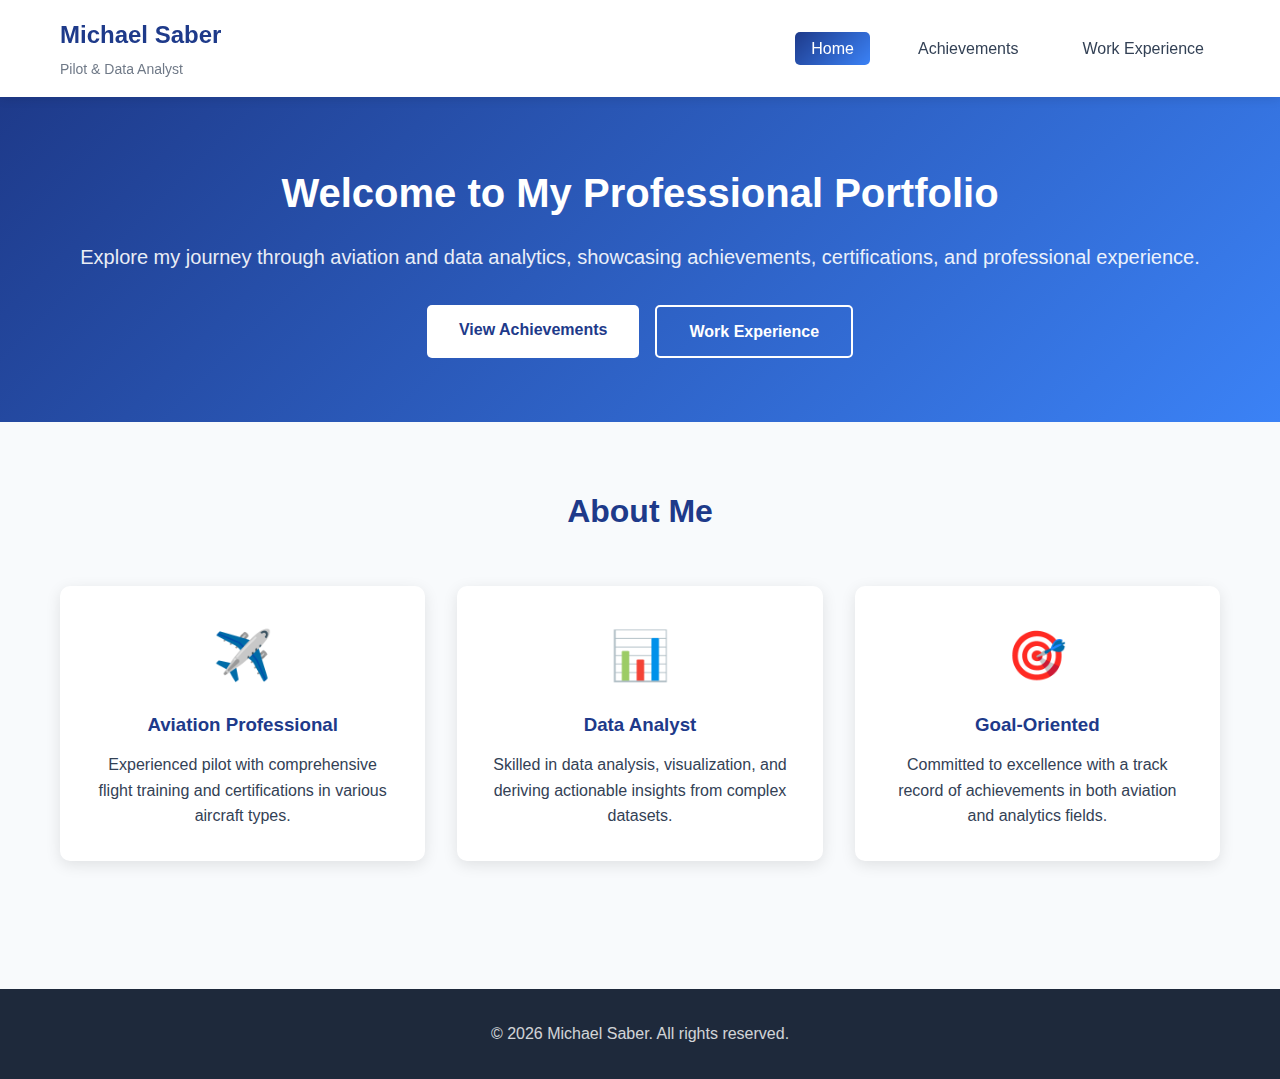
<file: index.html>
<!DOCTYPE html>
<html lang="en">
<head>
    <meta charset="UTF-8">
    <meta name="viewport" content="width=device-width, initial-scale=1.0">
    <title>Michael Saber - Professional Portfolio</title>
    <link rel="stylesheet" href="styles.css">
</head>
<body>
    <nav class="navbar">
        <div class="container">
            <div class="nav-brand">
                <h1>Michael Saber</h1>
                <p class="subtitle">Pilot & Data Analyst</p>
            </div>
            <ul class="nav-menu">
                <li><a href="index.html" class="active">Home</a></li>
                <li><a href="achievements.html">Achievements</a></li>
                <li><a href="experience.html">Work Experience</a></li>
            </ul>
        </div>
    </nav>

    <header class="hero">
        <div class="container">
            <div class="hero-content">
                <h2>Welcome to My Professional Portfolio</h2>
                <p>Explore my journey through aviation and data analytics, showcasing achievements, certifications, and professional experience.</p>
                <div class="cta-buttons">
                    <a href="achievements.html" class="btn btn-primary">View Achievements</a>
                    <a href="experience.html" class="btn btn-secondary">Work Experience</a>
                </div>
            </div>
        </div>
    </header>

    <section class="intro">
        <div class="container">
            <h2>About Me</h2>
            <div class="intro-grid">
                <div class="intro-card">
                    <div class="icon">✈️</div>
                    <h3>Aviation Professional</h3>
                    <p>Experienced pilot with comprehensive flight training and certifications in various aircraft types.</p>
                </div>
                <div class="intro-card">
                    <div class="icon">📊</div>
                    <h3>Data Analyst</h3>
                    <p>Skilled in data analysis, visualization, and deriving actionable insights from complex datasets.</p>
                </div>
                <div class="intro-card">
                    <div class="icon">🎯</div>
                    <h3>Goal-Oriented</h3>
                    <p>Committed to excellence with a track record of achievements in both aviation and analytics fields.</p>
                </div>
            </div>
        </div>
    </section>

    <footer>
        <div class="container">
            <p>&copy; 2026 Michael Saber. All rights reserved.</p>
        </div>
    </footer>

    <script src="script.js"></script>
</body>
</html>
</file>
<file: styles.css>
/* Global Styles */
* {
    margin: 0;
    padding: 0;
    box-sizing: border-box;
}

:root {
    --primary-color: #1e3a8a;
    --secondary-color: #3b82f6;
    --accent-color: #60a5fa;
    --dark-color: #1e293b;
    --light-color: #f8fafc;
    --text-color: #334155;
    --border-color: #e2e8f0;
    --success-color: #10b981;
    --gradient-1: linear-gradient(135deg, #1e3a8a 0%, #3b82f6 100%);
    --gradient-2: linear-gradient(135deg, #3b82f6 0%, #60a5fa 100%);
}

body {
    font-family: 'Segoe UI', Tahoma, Geneva, Verdana, sans-serif;
    line-height: 1.6;
    color: var(--text-color);
    background-color: var(--light-color);
}

.container {
    max-width: 1200px;
    margin: 0 auto;
    padding: 0 20px;
}

/* Navigation */
.navbar {
    background: white;
    box-shadow: 0 2px 10px rgba(0, 0, 0, 0.1);
    position: sticky;
    top: 0;
    z-index: 1000;
    padding: 1rem 0;
}

.navbar .container {
    display: flex;
    justify-content: space-between;
    align-items: center;
}

.nav-brand h1 {
    font-size: 1.5rem;
    color: var(--primary-color);
    margin-bottom: 0.25rem;
}

.nav-brand .subtitle {
    font-size: 0.875rem;
    color: var(--text-color);
    opacity: 0.7;
}

.nav-menu {
    display: flex;
    list-style: none;
    gap: 2rem;
}

.nav-menu a {
    text-decoration: none;
    color: var(--text-color);
    font-weight: 500;
    padding: 0.5rem 1rem;
    border-radius: 5px;
    transition: all 0.3s ease;
}

.nav-menu a:hover,
.nav-menu a.active {
    background: var(--gradient-1);
    color: white;
}

/* Hero Section */
.hero {
    background: var(--gradient-1);
    color: white;
    padding: 4rem 0;
    text-align: center;
}

.hero-content h2 {
    font-size: 2.5rem;
    margin-bottom: 1rem;
}

.hero-content p {
    font-size: 1.25rem;
    margin-bottom: 2rem;
    opacity: 0.9;
}

.cta-buttons {
    display: flex;
    gap: 1rem;
    justify-content: center;
    flex-wrap: wrap;
}

.btn {
    display: inline-block;
    padding: 0.75rem 2rem;
    border-radius: 5px;
    text-decoration: none;
    font-weight: 600;
    transition: all 0.3s ease;
    cursor: pointer;
}

.btn-primary {
    background: white;
    color: var(--primary-color);
}

.btn-primary:hover {
    background: var(--light-color);
    transform: translateY(-2px);
    box-shadow: 0 4px 15px rgba(0, 0, 0, 0.2);
}

.btn-secondary {
    background: transparent;
    color: white;
    border: 2px solid white;
}

.btn-secondary:hover {
    background: white;
    color: var(--primary-color);
    transform: translateY(-2px);
}

/* Intro Section */
.intro {
    padding: 4rem 0;
}

.intro h2 {
    text-align: center;
    font-size: 2rem;
    color: var(--primary-color);
    margin-bottom: 3rem;
}

.intro-grid {
    display: grid;
    grid-template-columns: repeat(auto-fit, minmax(280px, 1fr));
    gap: 2rem;
}

.intro-card {
    background: white;
    padding: 2rem;
    border-radius: 10px;
    box-shadow: 0 4px 15px rgba(0, 0, 0, 0.1);
    text-align: center;
    transition: transform 0.3s ease;
}

.intro-card:hover {
    transform: translateY(-5px);
    box-shadow: 0 6px 20px rgba(0, 0, 0, 0.15);
}

.intro-card .icon {
    font-size: 3rem;
    margin-bottom: 1rem;
}

.intro-card h3 {
    color: var(--primary-color);
    margin-bottom: 0.75rem;
}

/* Page Header */
.page-header {
    background: var(--gradient-2);
    color: white;
    padding: 3rem 0;
    text-align: center;
}

.page-header h2 {
    font-size: 2.5rem;
    margin-bottom: 0.5rem;
}

.page-header p {
    font-size: 1.125rem;
    opacity: 0.9;
}

/* Achievements Section */
.achievements {
    padding: 4rem 0;
}

.achievement-category {
    margin-bottom: 3rem;
}

.category-title {
    font-size: 1.75rem;
    color: var(--primary-color);
    margin-bottom: 2rem;
    padding-bottom: 0.75rem;
    border-bottom: 3px solid var(--secondary-color);
}

.achievement-item {
    background: white;
    padding: 2rem;
    border-radius: 10px;
    box-shadow: 0 4px 15px rgba(0, 0, 0, 0.1);
    margin-bottom: 2rem;
}

.achievement-header {
    display: flex;
    justify-content: space-between;
    align-items: center;
    margin-bottom: 1rem;
    flex-wrap: wrap;
    gap: 1rem;
}

.achievement-header h4 {
    font-size: 1.5rem;
    color: var(--primary-color);
}

.achievement-header .date {
    background: var(--gradient-1);
    color: white;
    padding: 0.5rem 1rem;
    border-radius: 20px;
    font-weight: 600;
    font-size: 0.875rem;
}

.description {
    color: var(--text-color);
    line-height: 1.8;
    margin-bottom: 1.5rem;
}

/* Media Grid */
.media-grid {
    display: grid;
    grid-template-columns: repeat(auto-fit, minmax(300px, 1fr));
    gap: 1.5rem;
    margin-top: 1.5rem;
}

.media-item {
    text-align: center;
}

.achievement-image,
.experience-image {
    width: 100%;
    height: 250px;
    object-fit: cover;
    border-radius: 8px;
    box-shadow: 0 2px 10px rgba(0, 0, 0, 0.1);
    transition: transform 0.3s ease;
}

.achievement-image:hover,
.experience-image:hover {
    transform: scale(1.02);
    box-shadow: 0 4px 20px rgba(0, 0, 0, 0.15);
}

/* Placeholder styling for images */
.achievement-image[data-placeholder],
.experience-image[data-placeholder] {
    background: linear-gradient(135deg, #e2e8f0 0%, #cbd5e1 100%);
    display: flex;
    align-items: center;
    justify-content: center;
    position: relative;
}

.achievement-image[data-placeholder="certificate"],
.experience-image[data-placeholder="certificate"] {
    background: linear-gradient(135deg, #dbeafe 0%, #bfdbfe 100%);
}

.achievement-image[data-placeholder="award"],
.experience-image[data-placeholder="award"] {
    background: linear-gradient(135deg, #fef3c7 0%, #fde68a 100%);
}

.achievement-image[data-placeholder="training"],
.experience-image[data-placeholder="training"] {
    background: linear-gradient(135deg, #ddd6fe 0%, #c4b5fd 100%);
}

.achievement-image[data-placeholder="dashboard"],
.experience-image[data-placeholder="dashboard"] {
    background: linear-gradient(135deg, #d1fae5 0%, #a7f3d0 100%);
}

.achievement-image[data-placeholder="cockpit"],
.experience-image[data-placeholder="cockpit"] {
    background: linear-gradient(135deg, #1e3a8a 0%, #3b82f6 100%);
}

.achievement-image[data-placeholder="report"],
.experience-image[data-placeholder="report"] {
    background: linear-gradient(135deg, #fecaca 0%, #fca5a5 100%);
}

.video-container {
    width: 100%;
    border-radius: 8px;
    overflow: hidden;
    box-shadow: 0 2px 10px rgba(0, 0, 0, 0.1);
}

.video-container video {
    width: 100%;
    height: 250px;
    object-fit: cover;
}

.media-caption {
    margin-top: 0.75rem;
    font-size: 0.875rem;
    color: var(--text-color);
    font-weight: 500;
}

/* Experience Timeline */
.experience {
    padding: 4rem 0;
}

.timeline {
    position: relative;
    max-width: 1000px;
    margin: 0 auto;
}

.experience-category {
    margin: 3rem 0 2rem 0;
}

.timeline-item {
    position: relative;
    padding-left: 60px;
    padding-bottom: 3rem;
}

.timeline-item:before {
    content: '';
    position: absolute;
    left: 20px;
    top: 0;
    bottom: -3rem;
    width: 2px;
    background: var(--border-color);
}

.timeline-item:last-child:before {
    display: none;
}

.timeline-marker {
    position: absolute;
    left: 10px;
    top: 5px;
    width: 22px;
    height: 22px;
    border-radius: 50%;
    background: var(--gradient-1);
    border: 4px solid white;
    box-shadow: 0 0 0 2px var(--secondary-color);
    z-index: 1;
}

.timeline-content {
    background: white;
    padding: 2rem;
    border-radius: 10px;
    box-shadow: 0 4px 15px rgba(0, 0, 0, 0.1);
}

.experience-header {
    display: flex;
    justify-content: space-between;
    align-items: flex-start;
    margin-bottom: 1rem;
    flex-wrap: wrap;
    gap: 1rem;
}

.experience-header h3 {
    font-size: 1.5rem;
    color: var(--primary-color);
    margin-bottom: 0.25rem;
}

.experience-header h4 {
    font-size: 1.125rem;
    color: var(--secondary-color);
    font-weight: 500;
}

.experience-header .date {
    background: var(--gradient-1);
    color: white;
    padding: 0.5rem 1rem;
    border-radius: 20px;
    font-weight: 600;
    font-size: 0.875rem;
    white-space: nowrap;
}

.responsibilities {
    list-style: none;
    margin: 1.5rem 0;
}

.responsibilities li {
    padding: 0.5rem 0;
    padding-left: 1.5rem;
    position: relative;
}

.responsibilities li:before {
    content: '✓';
    position: absolute;
    left: 0;
    color: var(--success-color);
    font-weight: bold;
}

/* Footer */
footer {
    background: var(--dark-color);
    color: white;
    text-align: center;
    padding: 2rem 0;
    margin-top: 4rem;
}

footer p {
    opacity: 0.8;
}

/* Responsive Design */
@media (max-width: 768px) {
    .navbar .container {
        flex-direction: column;
        gap: 1rem;
    }

    .nav-menu {
        gap: 1rem;
    }

    .hero-content h2 {
        font-size: 2rem;
    }

    .hero-content p {
        font-size: 1rem;
    }

    .page-header h2 {
        font-size: 2rem;
    }

    .intro-grid {
        grid-template-columns: 1fr;
    }

    .media-grid {
        grid-template-columns: 1fr;
    }

    .achievement-header,
    .experience-header {
        flex-direction: column;
        align-items: flex-start;
    }

    .timeline-item {
        padding-left: 40px;
    }

    .timeline-marker {
        left: 5px;
    }

    .timeline-item:before {
        left: 15px;
    }
}

@media (max-width: 480px) {
    .container {
        padding: 0 15px;
    }

    .nav-menu {
        flex-direction: column;
        gap: 0.5rem;
        width: 100%;
    }

    .nav-menu a {
        text-align: center;
    }

    .hero {
        padding: 2rem 0;
    }

    .cta-buttons {
        flex-direction: column;
    }

    .btn {
        width: 100%;
        text-align: center;
    }
}
</file>
